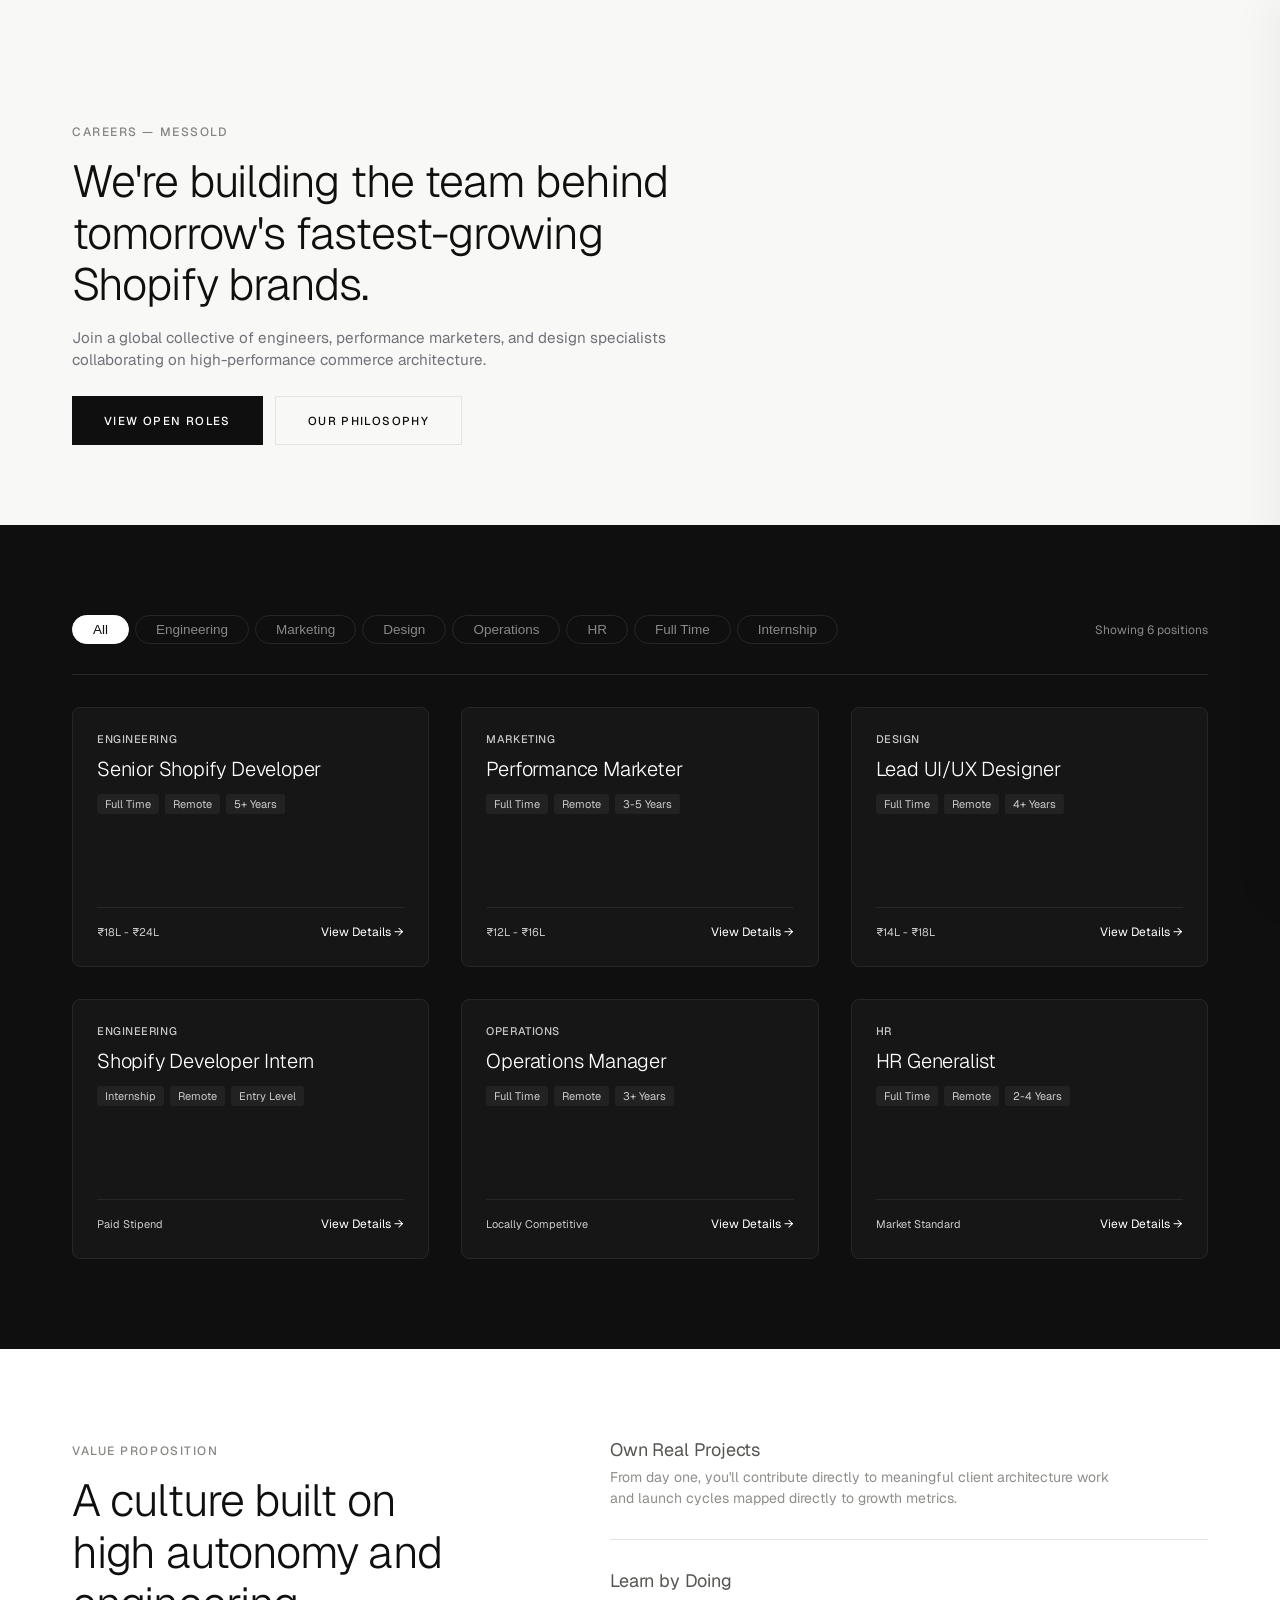
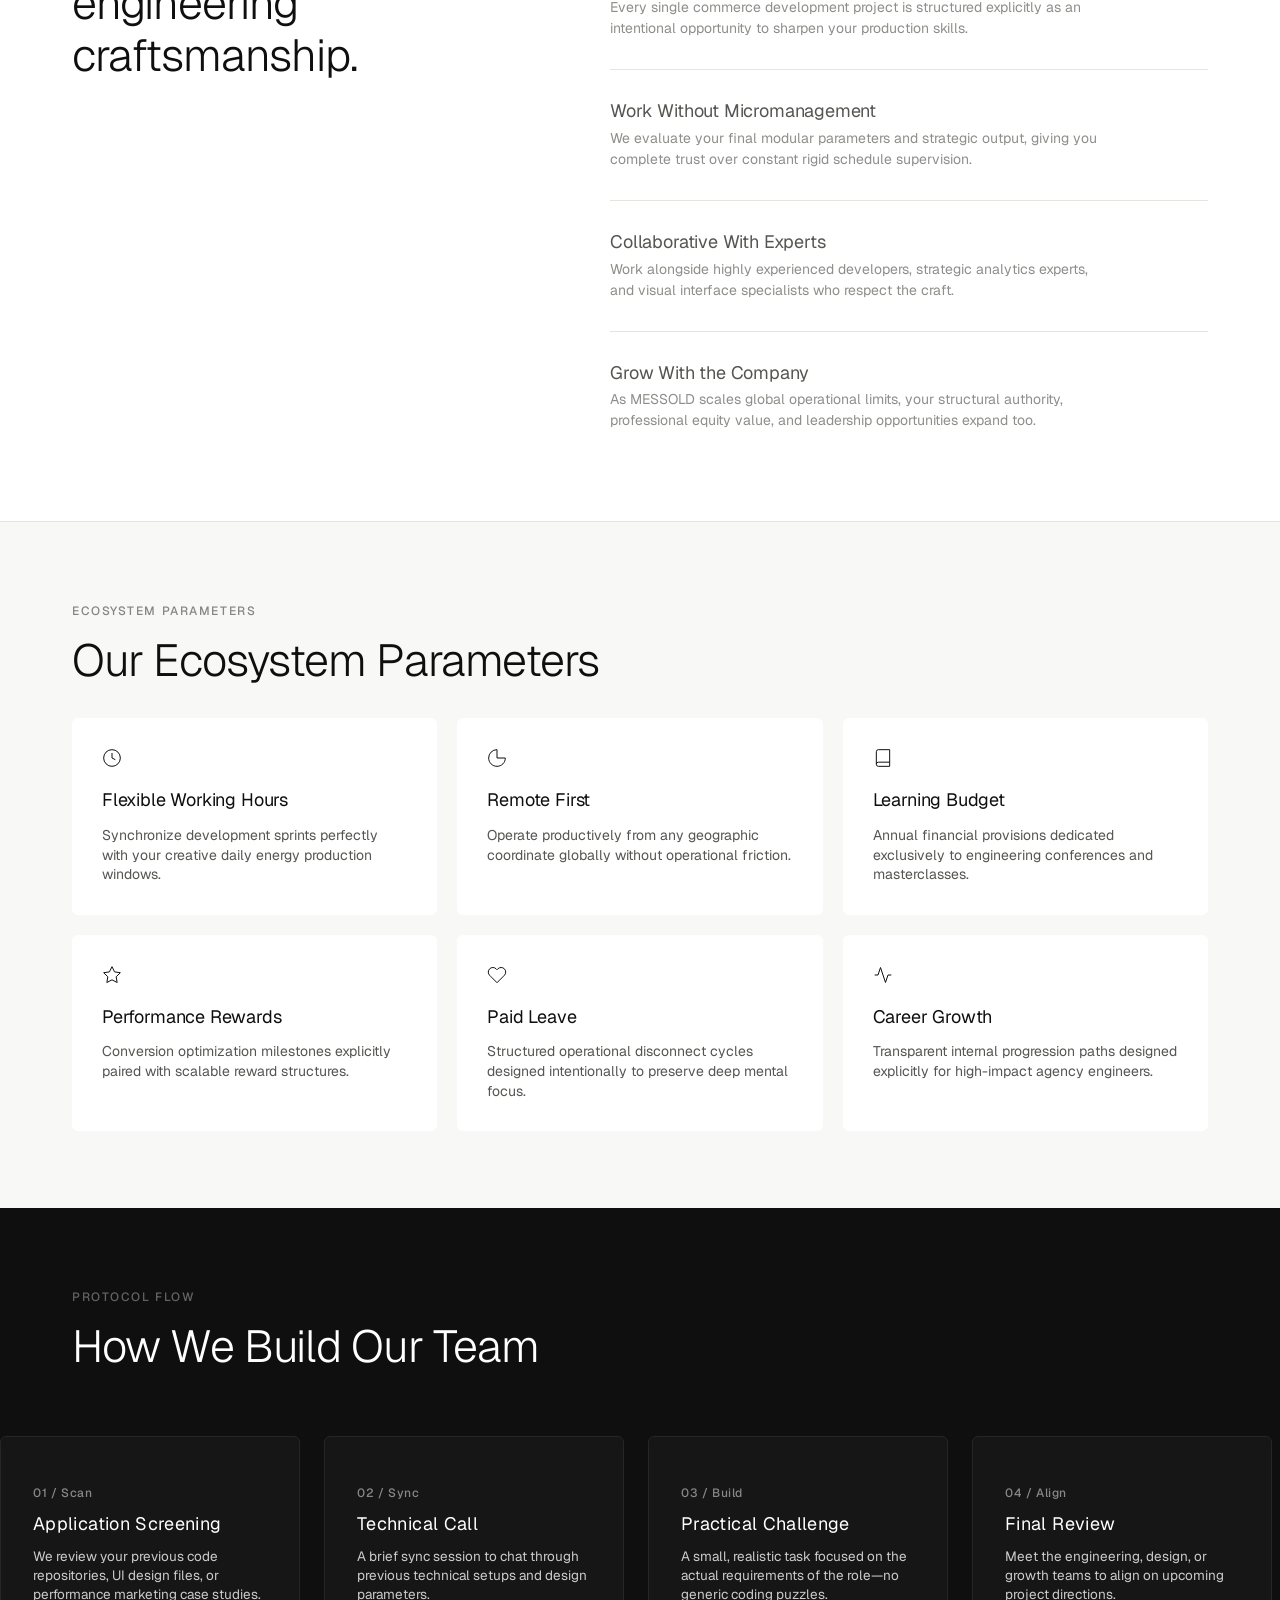
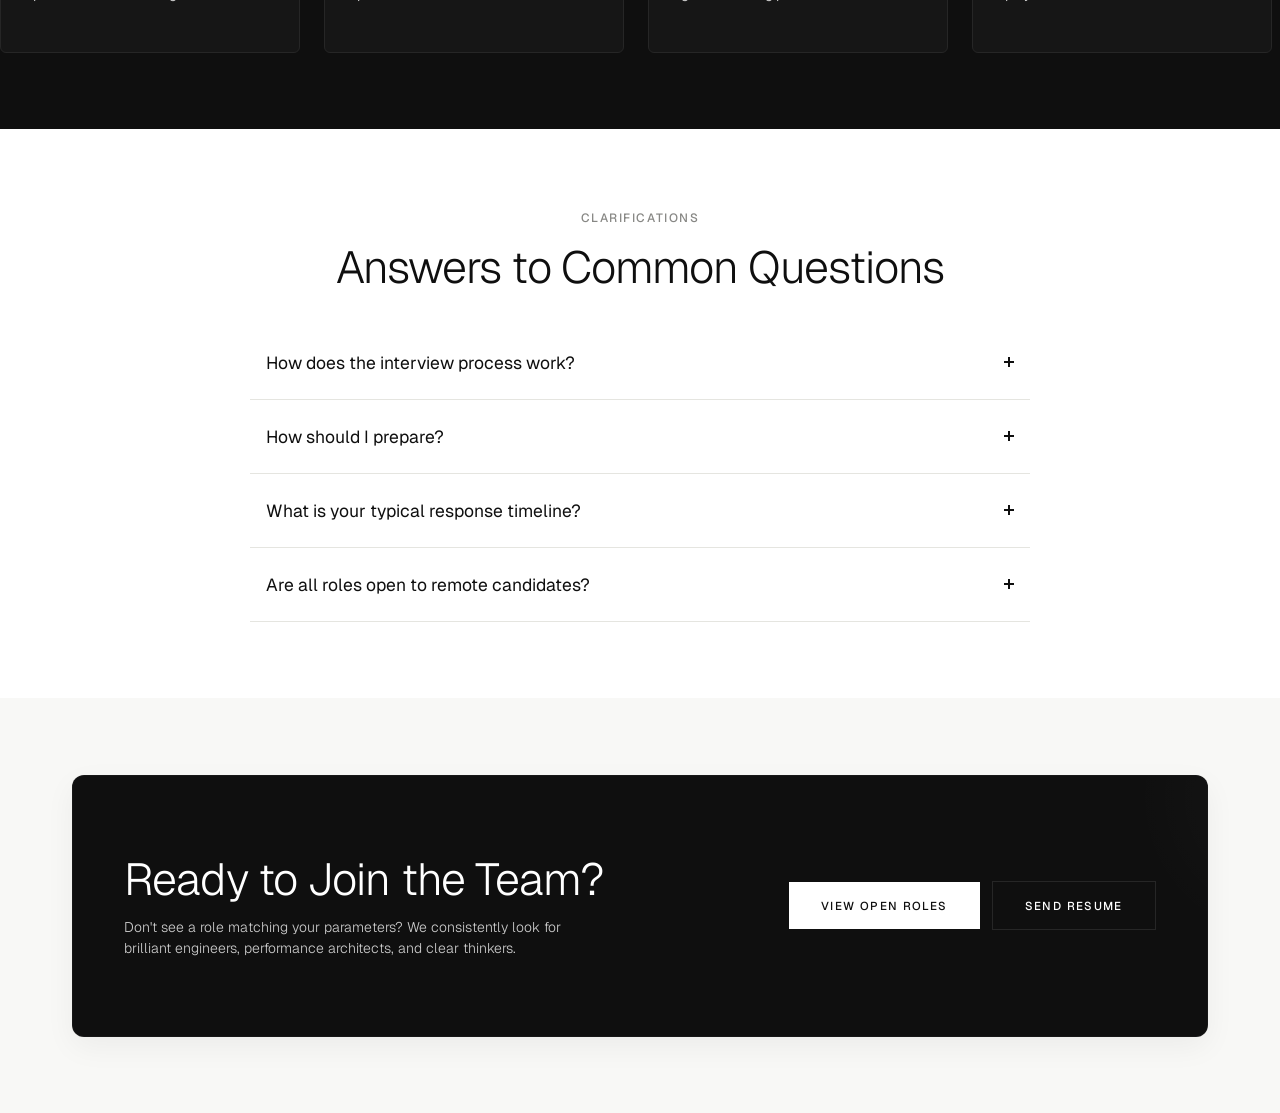
<file: careers.html>
<!DOCTYPE html>
<html lang="en">
<head>
    <meta charset="UTF-8">
    <meta name="viewport" content="width=device-width, initial-scale=1.0">
    <title>Careers V2 Refined — MESSOLD</title>
    
    <!-- Premium Typography via Google Fonts & Fontshare -->
    <link href="https://api.fontshare.com/v2/css?f[]=general-sans@300;400;500;600&display=swap" rel="stylesheet">
    <link rel="preconnect" href="https://fonts.googleapis.com">
    <link rel="preconnect" href="https://fonts.gstatic.com" crossorigin>
    <link href="https://fonts.googleapis.com/css2?family=Geist:wght@300;400;500;600&family=Inter:wght@300;400;500&display=swap" rel="stylesheet">

    <style>
        /* ------------------------------------------------------------------
           1. CORE SYSTEM DESIGN & VISUAL RHYTHM VARIATIONS
        ------------------------------------------------------------------ */
        :root {
            --bg-white: #FFFFFF;
            --bg-off-white: #F8F8F6;
            --bg-secondary-light: #F2F2EE;
            --bg-dark: #0F0F0F;
            --bg-dark-card: #161616;
            --bg-dark-hover: #1F1F1F;
            
            --text-dark-primary: #0F0F0F;
            --text-dark-secondary: #555551;
            --text-dark-muted: #8E8E8A;
            
            --text-light-primary: #FFFFFF;
            --text-light-secondary: #CCCCCC;
            --text-light-muted: #888888;
            
            --border-light: #E5E5E0;
            --border-dark: #262626;
            --border-dark-hover: #404040;
            
            /* Custom Editorial Font Stack */
            --font-editorial: "General Sans", "Geist", "Inter", -apple-system, sans-serif;
            
            --ease-premium: cubic-bezier(0.25, 1, 0.5, 1);
            --transition-smooth: all 0.5s var(--ease-premium);
            --transition-fast: all 0.25s var(--ease-premium);
        }

        * {
            box-sizing: border-box;
            margin: 0;
            padding: 0;
        }

        html {
            scroll-behavior: smooth;
            background-color: var(--bg-white);
            color: var(--text-dark-primary);
            font-family: var(--font-editorial);
            -webkit-font-smoothing: antialiased;
        }

        body {
            overflow-x: hidden;
        }

        .container {
            width: 100%;
            max-width: 1200px;
            margin: 0 auto;
            padding: 0 32px;
        }

        @media (max-width: 768px) {
            .container { padding: 0 20px; }
        }

        /* Typography Essentials - Minimal Weights & Sizes */
        h1, h2, h3, h4 {
            font-family: var(--font-editorial);
            font-weight: 500;
            letter-spacing: -0.01em;
            line-height: 1.2;
        }

        .section-tag {
            font-family: var(--font-editorial);
            letter-spacing: 0.13em;
            margin-bottom: 16px;
            display: inline-block;
            text-align: center;
            font-size: 0.75rem;
            text-transform: uppercase;
            font-weight: 500;
            opacity: 0.7;
        }
        .section-tag.dark-mode { color: var(--text-light-muted); }
        .section-tag.light-mode { color: var(--text-dark-secondary); }

        /* Global Button Component */
        .btn {
            display: inline-flex;
            align-items: center;
            justify-content: center;
            cursor: pointer;
            text-decoration: none;
            font-family: var(--font-editorial);
            text-align: center;
            padding: 1rem 2rem;
            font-size: 0.72rem;
            font-weight: 500;
            letter-spacing: 0.12em;
            text-transform: uppercase;
            transition: opacity 0.3s ease, transform 0.2s ease;
        }

        .btn-dark { background-color: var(--bg-dark); color: var(--text-light-primary); }
        .btn-dark:hover { background-color: #262626; }

        .btn-outline-dark { background-color: transparent; color: var(--text-dark-primary); border: 1px solid var(--border-light); }
        .btn-outline-dark:hover { border-color: var(--text-dark-primary); background-color: rgba(0,0,0,0.01); }

        .btn-light { background-color: var(--text-light-primary); color: var(--text-dark-primary); }
        .btn-light:hover { background-color: #EBEBEB; }

        .btn-outline-light { background-color: transparent; color: var(--text-light-primary); border: 1px solid var(--border-dark); }
        .btn-outline-light:hover { border-color: var(--text-light-primary); background-color: rgba(255,255,255,0.05); }

        /* Animation reveals */
        .reveal {
            opacity: 0;
            transform: translateY(15px);
            transition: opacity 0.6s var(--ease-premium), transform 0.6s var(--ease-premium);
        }
        .reveal.active {
            opacity: 1;
            transform: translateY(0);
        }

        /* ------------------------------------------------------------------
           1. HERO SECTION (DYNAMIC MOBILE-ADAPTIVE PADDING)
        ------------------------------------------------------------------ */
        .hero {
            padding: clamp(60px, 10vw, 120px) 0 clamp(40px, 8vw, 80px) 0;
            background-color: var(--bg-off-white);
            color: var(--text-dark-primary);
        }

        .hero-content {
            max-width: 680px;
        }

        .hero h1 {
            font-size: clamp(2rem, 5vw, 2.8rem);
            font-weight: 300;
            line-height: 1.15;
            letter-spacing: -0.02em;
            color: var(--text-dark-primary);
            margin-bottom: 16px;
        }

        .hero p {
            margin-bottom: 24px;
            max-width: 600px;
            line-height: 1.5;
            color: #71717a;
            font-weight: 400;
            font-size: 0.95rem;
        }

        .hero .btn-group {
            display: flex;
            gap: 12px;
            flex-wrap: wrap;
        }

        @media (max-width: 576px) {
            .hero .btn-group {
                flex-direction: column;
            }
            .hero .btn-group .btn {
                width: 100%;
            }
        }

        /* ------------------------------------------------------------------
           2. OPEN ROLES SECTION (DYNAMIC MOBILE-ADAPTIVE PADDING)
        ------------------------------------------------------------------ */
        .roles-section {
            padding: clamp(50px, 8vw, 90px) 0;
            background-color: var(--bg-dark);
            color: var(--text-light-primary);
        }

        .roles-header-area {
            display: flex;
            justify-content: space-between;
            align-items: center;
            margin-bottom: 32px;
            border-bottom: 1px solid var(--border-dark);
            padding-bottom: 30px;
            flex-wrap: wrap;
            gap: 16px;
        }

        .pill-filters {
            display: flex;
            gap: 6px;
            flex-wrap: wrap;
        }

        .filter-pill {
            background-color: transparent;
            border: 1px solid var(--border-dark);
            color: var(--text-light-muted);
            padding: 6px 20px;
            font-size: 13.5px;
            font-weight: 400;
            border-radius: 20px;
            cursor: pointer;
            transition: var(--transition-smooth);
        }

        .filter-pill:hover {
            color: var(--text-light-primary);
            border-color: var(--border-dark-hover);
        }

        .filter-pill.active {
            background-color: var(--text-light-primary);
            color: var(--text-dark-primary);
            border-color: var(--text-light-primary);
        }

        .roles-count {
            font-size: 12px;
            color: var(--text-light-muted);
            font-weight: 400;
        }

        /* Fully Fluid Layout Grid Architecture */
        .roles-grid {
            display: grid;
            grid-template-columns: repeat(3, 1fr);
            gap: 2rem;
        }

        .job-card {
            background-color: var(--bg-dark-card);
            border: 1px solid var(--border-dark);
            border-radius: 8px;
            padding: 24px;
            display: flex;
            flex-direction: column;
            justify-content: space-between;
            height: 260px;
            transition: var(--transition-smooth);
            cursor: pointer;
            text-decoration: none;
            color: inherit;
        }

        .job-card:hover {
            background-color: var(--bg-dark-hover);
            border-color: var(--text-light-muted);
        }

        .card-top {
            display: flex;
            flex-direction: column;
            gap: 10px;
        }

        .card-dept {
            font-size: 11px;
            font-weight: 500;
            text-transform: uppercase;
            letter-spacing: 0.05em;
            color: #c8c8c8;
        }

        .card-title {
            font-size: 20px;
            font-weight: 300;
            line-height: 1.3;
            color: var(--text-light-primary);
        }

        .card-meta-wrap {
            display: flex;
            flex-wrap: wrap;
            gap: 6px;
            margin-top: 2px;
        }

        .card-badge {
            font-size: 11px;
            color: var(--text-light-secondary);
            background-color: rgba(255, 255, 255, 0.05);
            padding: 3px 8px;
            border-radius: 3px;
        }

        .card-bottom {
            display: flex;
            align-items: center;
            justify-content: space-between;
            padding-top: 14px;
            border-top: 1px solid var(--border-dark);
        }

        .card-cta-text {
            font-size: 12px;
            font-weight: 400;
            color: var(--text-light-primary);
            display: inline-flex;
            align-items: center;
            gap: 4px;
            transition: var(--transition-fast);
        }

        .job-card:hover .card-cta-text {
            transform: translateX(2px);
        }

        @media (max-width: 992px) {
            .roles-grid { grid-template-columns: repeat(2, 1fr); gap: 1.5rem; }
        }

        @media (max-width: 640px) {
            .roles-grid { grid-template-columns: 1fr; gap: 1.25rem; }
            .job-card { height: auto; min-height: 230px; }
        }

        /* ------------------------------------------------------------------
           3. WHY JOIN MESSOLD (DYNAMIC MOBILE-ADAPTIVE PADDING)
        ------------------------------------------------------------------ */
        .why-section {
            padding: clamp(50px, 8vw, 90px) 0;
            background-color: var(--bg-white);
            color: var(--text-dark-primary);
            border-bottom: 1px solid var(--border-light);
        }

        .why-layout {
            display: grid;
            grid-template-columns: 1fr 1.2fr;
            gap: 40px;
        }

        .why-left {
            position: sticky;
            top: 40px;
            height: fit-content;
        }

        .why-left h2 {
            max-width: 400px;
            font-size: clamp(2rem, 5vw, 2.8rem);
            font-weight: 300;
            line-height: 1.15;
            letter-spacing: -0.02em;
            color: var(--text-dark-primary);
        }

        .why-story-stack {
            display: flex;
            flex-direction: column;
        }

        .story-statement {
            padding: clamp(20px, 4vw, 30px) 0;
            border-bottom: 1px solid var(--border-light);
            cursor: default;
            transition: var(--transition-smooth);
        }

        .story-statement:first-child { padding-top: 0; }
        .story-statement:last-child { border-bottom: none; padding-bottom: 0; }

        .story-statement h3 {
            font-size: 18px;
            font-weight: 400;
            margin-bottom: 6px;
            color: var(--text-dark-secondary);
            transition: var(--transition-fast);
        }

        .story-statement p {
            font-size: 14px;
            line-height: 1.5;
            color: var(--text-dark-muted);
            max-width: 500px;
            transition: var(--transition-fast);
        }

        .story-statement:hover h3 { color: var(--text-dark-primary); }
        .story-statement:hover p { color: var(--text-dark-secondary); }

        @media (max-width: 992px) {
            .why-layout { grid-template-columns: 1fr; gap: 30px; }
            .why-left { position: static; }
        }

        /* ------------------------------------------------------------------
           4. PERKS & BENEFITS (DYNAMIC MOBILE-ADAPTIVE PADDING)
        ------------------------------------------------------------------ */
        .perks-section {
            padding: clamp(40px, 6vw, 80px) 0;
            background-color: var(--bg-off-white);
        }

        .perks-header {
            margin-bottom: 32px;
        }

        .perks-header h2 {
            font-size: clamp(2rem, 5vw, 2.8rem);
            font-weight: 300;
            line-height: 1.15;
            letter-spacing: -0.02em;
            color: var(--text-dark-primary);
        }

        .perks-grid {
            display: grid;
            grid-template-columns: repeat(3, 1fr);
            gap: 20px;
        }

        .perk-card {
            background-color: var(--bg-white);
            border-radius: 6px;
            padding: 30px;
            display: flex;
            flex-direction: column;
            justify-content: flex-start;
            transition: var(--transition-smooth);
        }

        .perk-icon-area {
            margin-bottom: 16px;
        }

        .perk-icon-area svg {
            width: 20px;
            height: 20px;
            stroke: var(--text-dark-primary);
            fill: none;
            stroke-width: 1.2;
        }

        .perk-card h3 {
            font-size: 18px;
            font-weight: 400;
            margin-bottom: 15px;
            color: var(--text-dark-primary);
        }

        .perk-card p {
            font-size: 14px;
            color: var(--text-dark-secondary);
            line-height: 1.4;
        }

        @media (max-width: 992px) {
            .perks-grid { grid-template-columns: repeat(2, 1fr); }
        }

        @media (max-width: 640px) {
            .perks-grid { grid-template-columns: 1fr; gap: 15px; }
            .perk-card { padding: 20px; min-height: auto; }
        }

        /* ------------------------------------------------------------------
           5. HIRING PROCESS (DYNAMIC MOBILE-ADAPTIVE PADDING)
        ------------------------------------------------------------------ */
        .process-section {
            padding: clamp(40px, 6vw, 80px) 0;
            background-color: var(--bg-dark);
            color: var(--text-light-primary);
            overflow: hidden;
        }

        .process-section h2 {
            margin-bottom: clamp(2rem, 5vw, 4rem);
            font-size: clamp(2rem, 5vw, 2.8rem);
            font-weight: 300;
            line-height: 1.15;
            letter-spacing: -0.02em;
        }

        /* Infinite Marquee Container Track Wrapper */
        .marquee-container {
            position: relative;
            width: 100%;
            overflow: hidden;
            display: flex;
        }

        .process-track {
            display: flex;
            width: max-content;
            animation: sliderMarquee 25s linear infinite;
            gap: 1.5rem;
            padding-right: 1.5rem;
        }

        /* Pause infinite tracking on layout interaction hover state */
        .marquee-container:hover .process-track {
            animation-play-state: paused;
        }

        .process-step {
            width: 300px;
            background-color: var(--bg-dark-card);
            border: 1px solid var(--border-dark);
            border-radius: 6px;
            padding: clamp(2rem, 4vw, 3rem) 2rem;
            display: flex;
            flex-direction: column;
            justify-content: space-between;
            flex-shrink: 0;
        }

        .process-step-num {
            font-size: 12px;
            font-weight: 500;
            color: var(--text-light-muted);
            letter-spacing: 0.05em;
        }

        .process-step-title {
            font-size: 18px;
            font-weight: 400;
            letter-spacing: 0.02em;
            color: var(--text-light-primary);
            margin: 12px 0 12px 0;
        }

        .process-step-desc {
            font-size: 13.5px;
            color: var(--text-light-secondary);
            line-height: 1.4;
        }

        @keyframes sliderMarquee {
            0% { transform: translate3d(0, 0, 0); }
            100% { transform: translate3d(calc(-50% - 8px), 0, 0); }
        }

        /* ------------------------------------------------------------------
           6. FAQS ACCORDION (DYNAMIC MOBILE-ADAPTIVE PADDING)
        ------------------------------------------------------------------ */
        .faq-section {
            padding: clamp(40px, 6vw, 80px) 0;
            background-color: var(--bg-white);
        }

        .faq-layout { max-width: 780px; margin: 0 auto; }
        .faq-header { text-align: center; margin-bottom: 32px; }
        .faq-header h2 { 
            font-size: clamp(2rem, 5vw, 2.8rem);
            font-weight: 300;
            line-height: 1.15;
            letter-spacing: -0.02em; 
        }

        .faq-accordion { display: flex; flex-direction: column; }
        .faq-item { border-bottom: 1px solid var(--border-light); padding: 0rem 1rem; }

        .faq-trigger {
            width: 100%; background: transparent; border: none; display: flex;
            justify-content: space-between; align-items: center; padding: 25px 0;
            text-align: left; cursor: pointer; outline: none;
        }

        .faq-trigger span { font-family: var(--font-editorial); font-size: 17.5px; font-weight: 400; color: var(--text-dark-primary); }
        
        .faq-icon { position: relative; width: 10px; height: 10px; flex-shrink: 0; }
        .faq-icon::before, .faq-icon::after { content: ''; position: absolute; background-color: var(--text-dark-primary); transition: transform 0.3s ease; }
        .faq-icon::before { top: 4px; left: 0; width: 10px; height: 2px; }
        .faq-icon::after { top: 0; left: 4px; width: 2px; height: 10px; }

        .faq-item.active .faq-icon::after { transform: rotate(90deg); opacity: 0; }
        .faq-item.active .faq-icon::before { transform: rotate(180deg); }

        .faq-panel { max-height: 0; overflow: hidden; transition: max-height 0.4s var(--ease-premium); }
        .faq-panel p {
            font-size: 14.5px;
            color: var(--text-dark-secondary);
            padding-bottom: 30px;
            line-height: 1.7;
        }

        /* ------------------------------------------------------------------
           7. FINAL CTA SECTION (DYNAMIC MOBILE-ADAPTIVE PADDING)
        ------------------------------------------------------------------ */
        .cta-section {
            padding: clamp(40px, 6vw, 80px) 0;
            background-color: var(--bg-off-white);
        }

        .cta-container-box {
            background-color: var(--bg-dark);
            color: var(--text-light-primary);
            border-radius: 12px;
            padding: clamp(3rem, 6vw, 6rem) clamp(2rem, 4vw, 4rem);
            position: relative;
            overflow: hidden;
            display: flex;
            justify-content: space-between;
            align-items: center;
            gap: 32px;
            border: 1px solid rgba(255, 255, 255, 0.03);
            box-shadow: 0 10px 30px rgba(0, 0, 0, 0.05);
        }

        /* Minimal clean micro blur background highlights */
        .cta-container-box::before {
            content: '';
            position: absolute;
            top: -50%;
            right: -20%;
            width: 300px;
            height: 300px;
            background: radial-gradient(circle, rgba(255,255,255,0.03) 0%, transparent 70%);
            pointer-events: none;
        }

        .cta-left h2 {
            font-size: clamp(2rem, 5vw, 2.8rem);
            font-weight: 300;
            letter-spacing: -0.02em;
            margin-bottom: 10px;
            color: var(--text-light-primary);
        }

        .cta-left p {
            font-size: 14px;
            color: var(--text-light-secondary);
            max-width: 480px;
            font-weight: 300;
            line-height: 1.5;
        }

        .cta-right {
            display: flex;
            gap: 12px;
            align-items: center;
            flex-shrink: 0;
        }

        @media (max-width: 868px) {
            .cta-container-box { flex-direction: column; align-items: flex-start; gap: 24px; }
            .cta-right { width: 100%; }
            .cta-right .btn { flex: 1; text-align: center; }
        }

        @media (max-width: 480px) {
            .cta-right { flex-direction: column; }
            .cta-right .btn { width: 100%; flex: none; }
        }

        /* ------------------------------------------------------------------
           8. PREMIUM EDITORIAL DRAWER REDESIGN (RESPONSIVE FULL ARCHITECTURE)
        ------------------------------------------------------------------ */
        .drawer-overlay {
            position: fixed;
            inset: 0;
            background-color: rgba(15, 15, 15, 0.3);
            backdrop-filter: blur(8px);
            -webkit-backdrop-filter: blur(8px);
            z-index: 9999;
            opacity: 0;
            pointer-events: none;
            transition: opacity 0.5s var(--ease-premium);
        }

        .drawer-overlay.active { opacity: 1; pointer-events: auto; }

        .drawer-panel {
            position: fixed;
            top: 0;
            right: 0;
            bottom: 0;
            width: 40vw;
            min-width: 460px;
            max-width: 700px;
            background-color: var(--bg-white);
            box-shadow: -10px 0 40px rgba(0, 0, 0, 0.05);
            z-index: 10000;
            transform: translateX(100%);
            transition: transform 0.5s var(--ease-premium);
            display: flex;
            flex-direction: column;
            overflow: hidden;
        }

        .drawer-panel.active { transform: translateX(0); }
        .drawer-header { padding: 24px 32px 12px 32px; display: flex; justify-content: flex-end; background-color: var(--bg-white); }

        .drawer-close {
            background: transparent;
            border: none;
            cursor: pointer;
            width: 32px;
            height: 32px;
            display: flex;
            align-items: center;
            justify-content: center;
            border-radius: 50%;
            transition: var(--transition-fast);
            border: 1px solid var(--border-light);
        }

        .drawer-close:hover { background-color: var(--bg-off-white); }
        .drawer-close svg { width: 14px; height: 14px; stroke: var(--text-dark-primary); stroke-width: 2; }

        .drawer-stream-content {
            flex: 1;
            overflow-y: auto;
            padding: 0 32px 100px 32px;
        }

        .dr-editorial-title {
            font-size: 26px;
            font-weight: 400;
            letter-spacing: -0.01em;
            color: var(--text-dark-primary);
            margin-bottom: 14px;
            line-height: 1.2;
        }

        .dr-chips-row {
            display: flex;
            flex-wrap: wrap;
            gap: 6px;
            margin-bottom: 32px;
            border-bottom: 1px solid var(--border-light);
            padding-bottom: 16px;
        }

        .dr-article-chip {
            font-size: 11px;
            font-weight: 400;
            color: var(--text-dark-secondary);
            background-color: var(--bg-off-white);
            border: 1px solid var(--border-light);
            padding: 4px 10px;
            border-radius: 3px;
        }

        .dr-editorial-block { margin-bottom: 32px; }

        .dr-editorial-block h4 {
            font-size: 13px;
            text-transform: uppercase;
            letter-spacing: 0.05em;
            color: #5d5d59;
            margin-bottom: 10px;
            font-weight: 500;
        }

        .dr-editorial-block p { font-size: 14px; line-height: 1.5; color: var(--text-dark-secondary); }
        .dr-editorial-block ul { padding-left: 16px; display: flex; flex-direction: column; gap: 8px; }
        .dr-editorial-block li { font-size: 13.5px; line-height: 1.5; color: var(--text-dark-secondary); }

        .drawer-actions-bar {
            position: absolute;
            bottom: 0;
            left: 0;
            right: 0;
            background-color: rgba(255, 255, 255, 0.9);
            backdrop-filter: blur(8px);
            -webkit-backdrop-filter: blur(8px);
            border-top: 1px solid var(--border-light);
            padding: 16px 32px;
            display: grid;
            grid-template-columns: 2fr 1fr 1fr;
            gap: 8px;
            align-items: center;
        }

        @media (max-width: 768px) {
            .drawer-panel { width: 100%; min-width: 100%; }
            .drawer-header { padding: 16px 20px 8px 20px; }
            .drawer-stream-content { padding: 0 20px 140px 20px; }
            .dr-editorial-title { font-size: 22px; }
            .drawer-actions-bar { padding: 16px 20px; grid-template-columns: 1fr; gap: 6px; }
        }
    </style>
</head>
<body>

    <!-- 1. HERO SECTION -->
    <section class="hero">
        <div class="container">
            <div class="hero-content">
                <span class="section-tag light-mode">Careers — MESSOLD</span>
                <h1>We're building the team behind tomorrow's fastest-growing Shopify brands.</h1>
                <p>Join a global collective of engineers, performance marketers, and design specialists collaborating on high-performance commerce architecture.</p>
                <div class="btn-group">
                    <a href="#roles" class="btn btn-dark">View Open Roles</a>
                    <a href="#why" class="btn btn-outline-dark">Our Philosophy</a>
                </div>
            </div>
        </div>
    </section>

    <!-- 2. OPEN ROLES SECTION -->
    <section class="roles-section" id="roles">
        <div class="container">
            
            <div class="roles-header-area">
                <div class="pill-filters" id="filters-root">
                    <!-- Controlled via JS -->
                </div>
                <div class="roles-count" id="roles-count-val">Showing -- positions</div>
            </div>

            <div class="roles-grid" id="roles-grid-root">
                <!-- Controlled via JS Engine Array Layout parameters -->
            </div>

        </div>
    </section>

    <!-- 3. WHY JOIN MESSOLD -->
    <section class="why-section" id="why">
        <div class="container">
            <div class="why-layout">
                <div class="why-left">
                    <span class="section-tag light-mode">Value Proposition</span>
                    <h2>A culture built on high autonomy and engineering craftsmanship.</h2>
                </div>
                
                <div class="why-story-stack">
                    <div class="story-statement reveal">
                        <h3>Own Real Projects</h3>
                        <p>From day one, you'll contribute directly to meaningful client architecture work and launch cycles mapped directly to growth metrics.</p>
                    </div>

                    <div class="story-statement reveal">
                        <h3>Learn by Doing</h3>
                        <p>Every single commerce development project is structured explicitly as an intentional opportunity to sharpen your production skills.</p>
                    </div>

                    <div class="story-statement reveal">
                        <h3>Work Without Micromanagement</h3>
                        <p>We evaluate your final modular parameters and strategic output, giving you complete trust over constant rigid schedule supervision.</p>
                    </div>

                    <div class="story-statement reveal">
                        <h3>Collaborative With Experts</h3>
                        <p>Work alongside highly experienced developers, strategic analytics experts, and visual interface specialists who respect the craft.</p>
                    </div>

                    <div class="story-statement reveal">
                        <h3>Grow With the Company</h3>
                        <p>As MESSOLD scales global operational limits, your structural authority, professional equity value, and leadership opportunities expand too.</p>
                    </div>
                </div>
            </div>
        </div>
    </section>

    <!-- 4. PERKS & BENEFITS -->
    <section class="perks-section">
        <div class="container">
            <div class="perks-header">
                <span class="section-tag light-mode">Ecosystem Parameters</span>
                <h2>Our Ecosystem Parameters</h2>
            </div>

            <div class="perks-grid">
                <div class="perk-card reveal">
                    <div class="perk-icon-area">
                        <svg viewBox="0 0 24 24"><circle cx="12" cy="12" r="10"/><polyline points="12 6 12 12 16 14"/></svg>
                    </div>
                    <h3>Flexible Working Hours</h3>
                    <p>Synchronize development sprints perfectly with your creative daily energy production windows.</p>
                </div>

                <div class="perk-card reveal">
                    <div class="perk-icon-area">
                        <svg viewBox="0 0 24 24"><path d="M12 2a10 10 0 0 0-10 10c0 5.52 4.48 10 10 10s10-4.48 10-10H12V2z"/></svg>
                    </div>
                    <h3>Remote First</h3>
                    <p>Operate productively from any geographic coordinate globally without operational friction.</p>
                </div>

                <div class="perk-card reveal">
                    <div class="perk-icon-area">
                        <svg viewBox="0 0 24 24"><path d="M4 19.5A2.5 2.5 0 0 1 6.5 17H20"/><path d="M4 4.5A2.5 2.5 0 0 1 6.5 2H20v20H6.5A2.5 2.5 0 0 1 4 19.5z"/></svg>
                    </div>
                    <h3>Learning Budget</h3>
                    <p>Annual financial provisions dedicated exclusively to engineering conferences and masterclasses.</p>
                </div>

                <div class="perk-card reveal">
                    <div class="perk-icon-area">
                        <svg viewBox="0 0 24 24"><polygon points="12 2 15.09 8.26 22 9.27 17 14.14 18.18 21.02 12 17.77 5.82 21.02 7 14.14 2 9.27 8.91 8.26 12 2"/></svg>
                    </div>
                    <h3>Performance Rewards</h3>
                    <p>Conversion optimization milestones explicitly paired with scalable reward structures.</p>
                </div>

                <div class="perk-card reveal">
                    <div class="perk-icon-area">
                        <svg viewBox="0 0 24 24"><path d="M20.84 4.61a5.5 5.5 0 0 0-7.78 0L12 5.67l-1.06-1.06a5.5 5.5 0 0 0-7.78 7.78l1.06 1.06L12 21.23l7.78-7.78 1.06-1.06a5.5 5.5 0 0 0 0-7.78z"/></svg>
                    </div>
                    <h3>Paid Leave</h3>
                    <p>Structured operational disconnect cycles designed intentionally to preserve deep mental focus.</p>
                </div>

                <div class="perk-card reveal">
                    <div class="perk-icon-area">
                        <svg viewBox="0 0 24 24"><polyline points="22 12 18 12 15 21 9 3 6 12 2 12"/></svg>
                    </div>
                    <h3>Career Growth</h3>
                    <p>Transparent internal progression paths designed explicitly for high-impact agency engineers.</p>
                </div>
            </div>
        </div>
    </section>

    <!-- 5. HIRING PROCESS -->
    <section class="process-section">
        <div class="container">
            <span class="section-tag dark-mode">Protocol Flow</span>
            <h2>How We Build Our Team</h2>
        </div>

        <div class="marquee-container">
            <!-- First loop instance -->
            <div class="process-track">
                <div class="process-step">
                    <span class="process-step-num">01 / Scan</span>
                    <div>
                        <h3 class="process-step-title">Application Screening</h3>
                        <p class="process-step-desc">We review your previous code repositories, UI design files, or performance marketing case studies.</p>
                    </div>
                </div>
                <div class="process-step">
                    <span class="process-step-num">02 / Sync</span>
                    <div>
                        <h3 class="process-step-title">Technical Call</h3>
                        <p class="process-step-desc">A brief sync session to chat through previous technical setups and design parameters.</p>
                    </div>
                </div>
                <div class="process-step">
                    <span class="process-step-num">03 / Build</span>
                    <div>
                        <h3 class="process-step-title">Practical Challenge</h3>
                        <p class="process-step-desc">A small, realistic task focused on the actual requirements of the role—no generic coding puzzles.</p>
                    </div>
                </div>
                <div class="process-step">
                    <span class="process-step-num">04 / Align</span>
                    <div>
                        <h3 class="process-step-title">Final Review</h3>
                        <p class="process-step-desc">Meet the engineering, design, or growth teams to align on upcoming project directions.</p>
                    </div>
                </div>
                <div class="process-step">
                    <span class="process-step-num">05 / Start</span>
                    <div>
                        <h3 class="process-step-title">Active Offer 🎉</h3>
                        <p class="process-step-desc">Receive a transparent offer detailing compensation, equipment setup, and your onboarding sequence.</p>
                    </div>
                </div>
            </div>

            <!-- Identical Twin Clone Track for seamless endless loop metric -->
            <div class="process-track" aria-hidden="true">
                <div class="process-step">
                    <span class="process-step-num">01 / Scan</span>
                    <div>
                        <h3 class="process-step-title">Application Screening</h3>
                        <p class="process-step-desc">We review your previous code repositories, UI design files, or performance marketing case studies.</p>
                    </div>
                </div>
                <div class="process-step">
                    <span class="process-step-num">02 / Sync</span>
                    <div>
                        <h3 class="process-step-title">Technical Call</h3>
                        <p class="process-step-desc">A brief sync session to chat through previous technical setups and design parameters.</p>
                    </div>
                </div>
                <div class="process-step">
                    <span class="process-step-num">03 / Build</span>
                    <div>
                        <h3 class="process-step-title">Practical Challenge</h3>
                        <p class="process-step-desc">A small, realistic task focused on the actual requirements of the role—no generic coding puzzles.</p>
                    </div>
                </div>
                <div class="process-step">
                    <span class="process-step-num">04 / Align</span>
                    <div>
                        <h3 class="process-step-title">Final Review</h3>
                        <p class="process-step-desc">Meet the engineering, design, or growth teams to align on upcoming project directions.</p>
                    </div>
                </div>
                <div class="process-step">
                    <span class="process-step-num">05 / Start</span>
                    <div>
                        <h3 class="process-step-title">Active Offer 🎉</h3>
                        <p class="process-step-desc">Receive a transparent offer detailing compensation, equipment setup, and your onboarding sequence.</p>
                    </div>
                </div>
            </div>
        </div>
    </section>

    <!-- 6. FAQs ACCORDION -->
    <section class="faq-section">
        <div class="container">
            <div class="faq-layout">
                <div class="faq-header">
                    <span class="section-tag light-mode">Clarifications</span>
                    <h2>Answers to Common Questions</h2>
                </div>

                <div class="faq-accordion">
                    <div class="faq-item">
                        <button class="faq-trigger" aria-expanded="false">
                            <span>How does the interview process work?</span>
                            <span class="faq-icon"></span>
                        </button>
                        <div class="faq-panel">
                            <p>We review your application, schedule a technical calibration sync, assign a focused practical task, hold a team alignment call, and extend an offer. The entire sequence usually takes about 10 to 14 days.</p>
                        </div>
                    </div>

                    <div class="faq-item">
                        <button class="faq-trigger" aria-expanded="false">
                            <span>How should I prepare?</span>
                            <span class="faq-icon"></span>
                        </button>
                        <div class="faq-panel">
                            <p>Be ready to walk us through the technical details of your past projects. We focus on how you handle performance challenges, build modular systems, and collaborate with async teams.</p>
                        </div>
                    </div>

                    <div class="faq-item">
                        <button class="faq-trigger" aria-expanded="false">
                            <span>What is your typical response timeline?</span>
                            <span class="faq-icon"></span>
                        </button>
                        <div class="faq-panel">
                            <p>We value your time. We review all applications and send a detailed update within 3 to 5 business days of your submission.</p>
                        </div>
                    </div>

                    <div class="faq-item">
                        <button class="faq-trigger" aria-expanded="false">
                            <span>Are all roles open to remote candidates?</span>
                            <span class="faq-icon"></span>
                        </button>
                        <div class="faq-panel">
                            <p>Yes. We operate on a remote-first model. You can collaborate from anywhere in the world, as long as you have a reliable internet connection and can coordinate with your team's core hours.</p>
                        </div>
                    </div>
                </div>
            </div>
        </div>
    </section>

    <!-- 7. FINAL CTA SECTION -->
    <section class="cta-section">
        <div class="container">
            <div class="cta-container-box reveal">
                <div class="cta-left">
                    <h2>Ready to Join the Team?</h2>
                    <p>Don't see a role matching your parameters? We consistently look for brilliant engineers, performance architects, and clear thinkers.</p>
                </div>
                <div class="cta-right">
                    <a href="#roles" class="btn btn-light">View Open Roles</a>
                    <a href="mailto:careers@messold.com" class="btn btn-outline-light">Send Resume</a>
                </div>
            </div>
        </div>
    </section>

    <!-- 8. PREMIUM SINGLE-STREAM EDITORIAL DRAWER INTERACTION -->
    <div class="drawer-overlay" id="drawer-overlay" aria-hidden="true"></div>
    <div class="drawer-panel" id="drawer-panel" role="dialog">
        
        <div class="drawer-header">
            <button class="drawer-close" id="drawer-close-btn" aria-label="Close panel">
                <svg viewBox="0 0 24 24" fill="none" stroke="currentColor"><line x1="18" y1="6" x2="6" y2="18"/><line x1="6" y1="6" x2="18" y2="18"/></svg>
            </button>
        </div>

        <div class="drawer-stream-content">
            <h3 class="dr-editorial-title" id="dr-title">--</h3>
            
            <div class="dr-chips-row" id="dr-chips-container"></div>

            <div class="dr-editorial-block">
                <h4>About the Role</h4>
                <p id="dr-about">--</p>
            </div>

            <div class="dr-editorial-block">
                <h4>What You'll Build &amp; Lead</h4>
                <p id="dr-build">You will directly spearhead user interaction pathways, code base architecture improvements, and execution metrics tailored for international client satisfaction benchmarks.</p>
            </div>

            <div class="dr-editorial-block">
                <h4>Day-to-Day Responsibilities</h4>
                <ul id="dr-responsibilities"></ul>
            </div>

            <div class="dr-editorial-block">
                <h4>What Success Looks Like</h4>
                <p id="dr-success">Success means delivering clean, production-ready code on schedule, improving optimization metrics by 15% or more, and collaborating effectively with our async product team.</p>
            </div>

            <div class="dr-editorial-block">
                <h4>Skills We're Looking For</h4>
                <ul id="dr-requirements"></ul>
            </div>

            <div class="dr-editorial-block">
                <h4>Perks Included</h4>
                <ul id="dr-preferred"></ul>
            </div>

            <div class="dr-editorial-block">
                <h4>Hiring Journey</h4>
                <p>Application Review &rarr; 30 Min Technical Sync &rarr; Async Production Practical Challenge &rarr; Final System Culture Fit &rarr; Offer Deployment.</p>
            </div>
        </div>

        <div class="drawer-actions-bar">
            <a href="#" class="btn btn-dark" id="dr-apply-btn">Apply For This Position</a>
            <button class="btn btn-outline-dark" id="dr-share-btn">Share Role</button>
            <button class="btn btn-outline-dark" id="dr-back-btn">Go Back</button>
        </div>

    </div>

    <!-- 9. DYNAMIC ARRAY DATA ENGINE -->
    <script>
        const database = [
            {
                id: "senior-shopify-developer",
                title: "Senior Shopify Developer",
                department: "Engineering",
                employment: "Full Time",
                experience: "5+ Years",
                location: "Remote",
                salary: "₹18L - ₹24L",
                about: "Lead the development of custom themes, checkout integrations, and app architectures for high-growth, high-volume Shopify Plus storefronts.",
                responsibilities: [
                    "Design and build performant, modular themes and headless solutions.",
                    "Optimize rendering paths to achieve 90+ lighthouse scores on desktop and mobile.",
                    "Mentor junior and mid-level developers on technical practices and Liquid patterns."
                ],
                requirements: [
                    "Expert understanding of Shopify Plus API suites, theme architecture, and modern JavaScript environments.",
                    "Deep experience with deployment automation and build tools."
                ],
                preferred: [
                    "Premium remote computing gear setup allowance parameters.",
                    "Comprehensive family dynamic health insurance access parameters."
                ]
            },
            {
                id: "performance-marketing-director",
                title: "Performance Marketer",
                department: "Marketing",
                employment: "Full Time",
                experience: "3-5 Years",
                location: "Remote",
                salary: "₹12L - ₹16L",
                about: "Scale and optimize search and social acquisition engine budgets directly for globally recognized direct-to-consumer flagship assets.",
                responsibilities: [
                    "Plan, configure, and optimize campaigns across search engines and social platforms.",
                    "Design and run multi-variate copy and layout tests to improve conversion rates.",
                    "Build clear analytics dashboards to report performance metrics directly to key stakeholders."
                ],
                requirements: [
                    "Proven track record scaling digital ad spend with efficient acquisition costs.",
                    "Highly analytical mindset comfortable with detailed spreadsheet work."
                ],
                preferred: [
                    "Flexible productivity hour scheduling frameworks.",
                    "Direct conversion metric milestone bonus allocation metrics."
                ]
            },
            {
                id: "ui-ux-designer-expert",
                title: "Lead UI/UX Designer",
                department: "Design",
                employment: "Full Time",
                experience: "4+ Years",
                location: "Remote",
                salary: "₹14L - ₹18L",
                about: "Own product user journeys, design patterns, and systemic interaction files across global cross-border consumer storefront brands.",
                responsibilities: [
                    "Build detailed wireframes, user journeys, and mockups.",
                    "Work closely with development teams to ensure pixel-perfect design implementation.",
                    "Design, run, and analyze user testing sessions to iterate on interface layouts."
                ],
                requirements: [
                    "A strong portfolio showing clean layout design, modern typography, and complete design systems.",
                    "Expert knowledge of Figma and prototyping tools."
                ],
                preferred: [
                    "Annual learning grant and masterclass education funding values.",
                    "Dedicated home design workspace improvement structural budget parameters."
                ]
            },
            {
                id: "shopify-developer-intern",
                title: "Shopify Developer Intern",
                department: "Engineering",
                employment: "Internship",
                experience: "Entry Level",
                location: "Remote",
                salary: "Paid Stipend",
                about: "Learn how to build, test, and optimize custom Shopify storefronts alongside our engineering team.",
                responsibilities: [
                    "Assist with building UI components using HTML, CSS, and modern JavaScript.",
                    "Support theme optimization runs to improve page speeds.",
                    "Review code and participate in team architecture discussions."
                ],
                requirements: [
                    "Solid foundation in front-end development (HTML5, CSS3, JavaScript ES6).",
                    "Eagerness to learn ecommerce mechanics and Shopify theme systems."
                ],
                preferred: [
                    "Guaranteed mentoring pathways under veteran tech architects.",
                    "Immediate clear parameters scaling into full-time employee roles."
                ]
            },
            {
                id: "operations-lead-executive",
                title: "Operations Manager",
                department: "Operations",
                employment: "Full Time",
                experience: "3+ Years",
                location: "Remote",
                salary: "Locally Competitive",
                about: "Coordinate cross-department workflow pipelines, delivery schedules, and tool parameters to optimize agency efficiency metrics.",
                responsibilities: [
                    "Find and resolve operational workflow delays across design and engineering pipelines.",
                    "Manage software seats and internal project documentation templates.",
                    "Help structure resource allocation and team timeline metrics."
                ],
                requirements: [
                    "Excellent operational tracking habits and deep familiarity with tools like Notion and Slack.",
                    "Prior experience managing tracking dashboards in a tech agency environment."
                ],
                preferred: [
                    "Completely flexible task completion tracking frameworks.",
                    "Annual team retreat and strategic meeting access privileges."
                ]
            },
            {
                id: "talent-acquisition-hr",
                title: "HR Generalist",
                department: "HR",
                employment: "Full Time",
                experience: "2-4 Years",
                location: "Remote",
                salary: "Market Standard",
                about: "Manage international talent search runs, coordinate scheduling logistics, and design premium team onboarding pathways.",
                responsibilities: [
                    "Coordinate interview logistics across different time zones.",
                    "Maintain candidate tracking records in our applicant database.",
                    "Help update onboarding materials."
                ],
                requirements: [
                    "Highly organized with excellent written communication skills.",
                    "Comfortable learning and using digital communication and management tools."
                ],
                preferred: [
                    "Comprehensive asynchronous documentation operational styles.",
                    "Dedicated continuous personal mental wellness support parameters."
                ]
            }
        ];

        let activeFilter = "All";
        let lastFocusedElement = null;

        const filtersRoot = document.getElementById("filters-root");
        const gridRoot = document.getElementById("roles-grid-root");
        const countValue = document.getElementById("roles-count-val");

        const overlay = document.getElementById("drawer-overlay");
        const panel = document.getElementById("drawer-panel");
        const closeBtn = document.getElementById("drawer-close-btn");
        const backBtn = document.getElementById("dr-back-btn");

        document.addEventListener("DOMContentLoaded", () => {
            renderPillFilters();
            renderActiveGridItems();
            initAccordionSystem();
            initIntersectionObserverEngine();
        });

        function renderPillFilters() {
            const categories = ["All", "Engineering", "Marketing", "Design", "Operations", "HR", "Full Time", "Internship"];
            filtersRoot.innerHTML = categories.map(cat => `
                <button class="filter-pill ${cat === activeFilter ? 'active' : ''}" data-target="${cat}">
                    ${cat}
                </button>
            `).join('');

            filtersRoot.querySelectorAll(".filter-pill").forEach(p => {
                p.addEventListener("click", (e) => {
                    activeFilter = e.target.getAttribute("data-target");
                    filtersRoot.querySelectorAll(".filter-pill").forEach(pill => pill.classList.remove("active"));
                    e.target.classList.add("active");
                    renderActiveGridItems();
                });
            });
        }

        function renderActiveGridItems() {
            const filteredData = database.filter(item => {
                if (activeFilter === "All") return true;
                if (activeFilter === "Full Time" || activeFilter === "Internship") return item.employment === activeFilter;
                return item.department === activeFilter;
            });

            countValue.innerText = `Showing ${filteredData.length} position${filteredData.length === 1 ? '' : 's'}`;

            if (filteredData.length === 0) {
                gridRoot.innerHTML = `<div style="grid-column: span 3; text-align: center; padding: 40px 0; color: var(--text-light-muted); font-size: 13px;">No current vacancies match this filter metric.</div>`;
                return;
            }

            gridRoot.innerHTML = filteredData.map(job => `
                <div class="job-card" data-id="${job.id}" tabindex="0">
                    <div class="card-top">
                        <span class="card-dept">${job.department}</span>
                        <h3 class="card-title">${job.title}</h3>
                        <div class="card-meta-wrap">
                            <span class="card-badge">${job.employment}</span>
                            <span class="card-badge">${job.location}</span>
                            <span class="card-badge">${job.experience}</span>
                        </div>
                    </div>
                    <div class="card-bottom">
                        <span class="card-badge" style="background: transparent; padding-left: 0;">${job.salary}</span>
                        <span class="card-cta-text">View Details &rarr;</span>
                    </div>
                </div>
            `).join('');

            attachInteractionTriggers();
        }

        function attachInteractionTriggers() {
            const elements = document.querySelectorAll(".job-card");
            elements.forEach(el => {
                const triggerAction = () => openEditorialDrawer(el.getAttribute("data-id"), el);
                el.addEventListener("click", triggerAction);
                el.addEventListener("keydown", (e) => { if (e.key === "Enter" || e.key === " ") { e.preventDefault(); triggerAction(); } });
            });
        }

        function openEditorialDrawer(id, trackingNode) {
            lastFocusedElement = trackingNode;
            const targetObject = database.find(item => item.id === id);
            if (!targetObject) return;

            overlay.classList.add("active");
            panel.classList.add("active");
            overlay.setAttribute("aria-hidden", "false");
            document.body.style.overflow = "hidden";

            document.getElementById("dr-title").innerText = targetObject.title;
            document.getElementById("dr-about").innerText = targetObject.about;
            
            const targetChips = [targetObject.department, targetObject.location, targetObject.employment, targetObject.salary, targetObject.experience];
            document.getElementById("dr-chips-container").innerHTML = targetChips.map(c => `<span class="dr-article-chip">${c}</span>`).join('');

            document.getElementById("dr-responsibilities").innerHTML = targetObject.responsibilities.map(r => `<li>${r}</li>`).join('');
            document.getElementById("dr-requirements").innerHTML = targetObject.requirements.map(req => `<li>${req}</li>`).join('');
            document.getElementById("dr-preferred").innerHTML = targetObject.preferred.map(p => `<li>${p}</li>`).join('');

            const emailSubject = `Application Flow: ${targetObject.title} - MESSOLD`;
            document.getElementById("dr-apply-btn").setAttribute("href", `mailto:careers@messold.com?subject=${encodeURIComponent(emailSubject)}`);

            document.getElementById("dr-share-btn").onclick = () => {
                const shareString = `${window.location.origin}${window.location.pathname}?position=${targetObject.id}`;
                navigator.clipboard.writeText(shareString);
                const el = document.getElementById("dr-share-btn");
                el.innerText = "Link Copied ✓";
                setTimeout(() => el.innerText = "Share Role", 2000);
            };

            panel.focus();
        }

        function closeEditorialDrawer() {
            overlay.classList.remove("active");
            panel.classList.remove("active");
            overlay.setAttribute("aria-hidden", "true");
            document.body.style.overflow = "";
            if (lastFocusedElement) lastFocusedElement.focus();
        }

        closeBtn.addEventListener("click", closeEditorialDrawer);
        backBtn.addEventListener("click", closeEditorialDrawer);
        overlay.addEventListener("click", closeEditorialDrawer);
        window.addEventListener("keydown", (e) => { if (e.key === "Escape" && panel.classList.contains("active")) closeEditorialDrawer(); });

        function initAccordionSystem() {
            document.querySelectorAll(".faq-trigger").forEach(trigger => {
                trigger.addEventListener("click", () => {
                    const item = trigger.parentElement;
                    const panelNode = item.querySelector(".faq-panel");
                    const stateVal = trigger.getAttribute("aria-expanded") === "true";

                    document.querySelectorAll(".faq-item").forEach(el => {
                        el.classList.remove("active");
                        el.querySelector(".faq-trigger").setAttribute("aria-expanded", "false");
                        el.querySelector(".faq-panel").style.maxHeight = null;
                    });

                    if (!stateVal) {
                        item.classList.add("active");
                        trigger.setAttribute("aria-expanded", "true");
                        panelNode.style.maxHeight = panelNode.scrollHeight + "px";
                    }
                });
            });
        }

        function initIntersectionObserverEngine() {
            const processReveal = (entries, observer) => {
                entries.forEach(entry => {
                    if (entry.isIntersecting) {
                        entry.target.classList.add("active");
                        observer.unobserve(entry.target);
                    }
                });
            };
            const customObserver = new IntersectionObserver(processReveal, { threshold: 0.05, rootMargin: "0px 0px -20px 0px" });
            document.querySelectorAll(".reveal").forEach(item => customObserver.observe(item));
        }
    </script>
</body>
</html>
</file>
